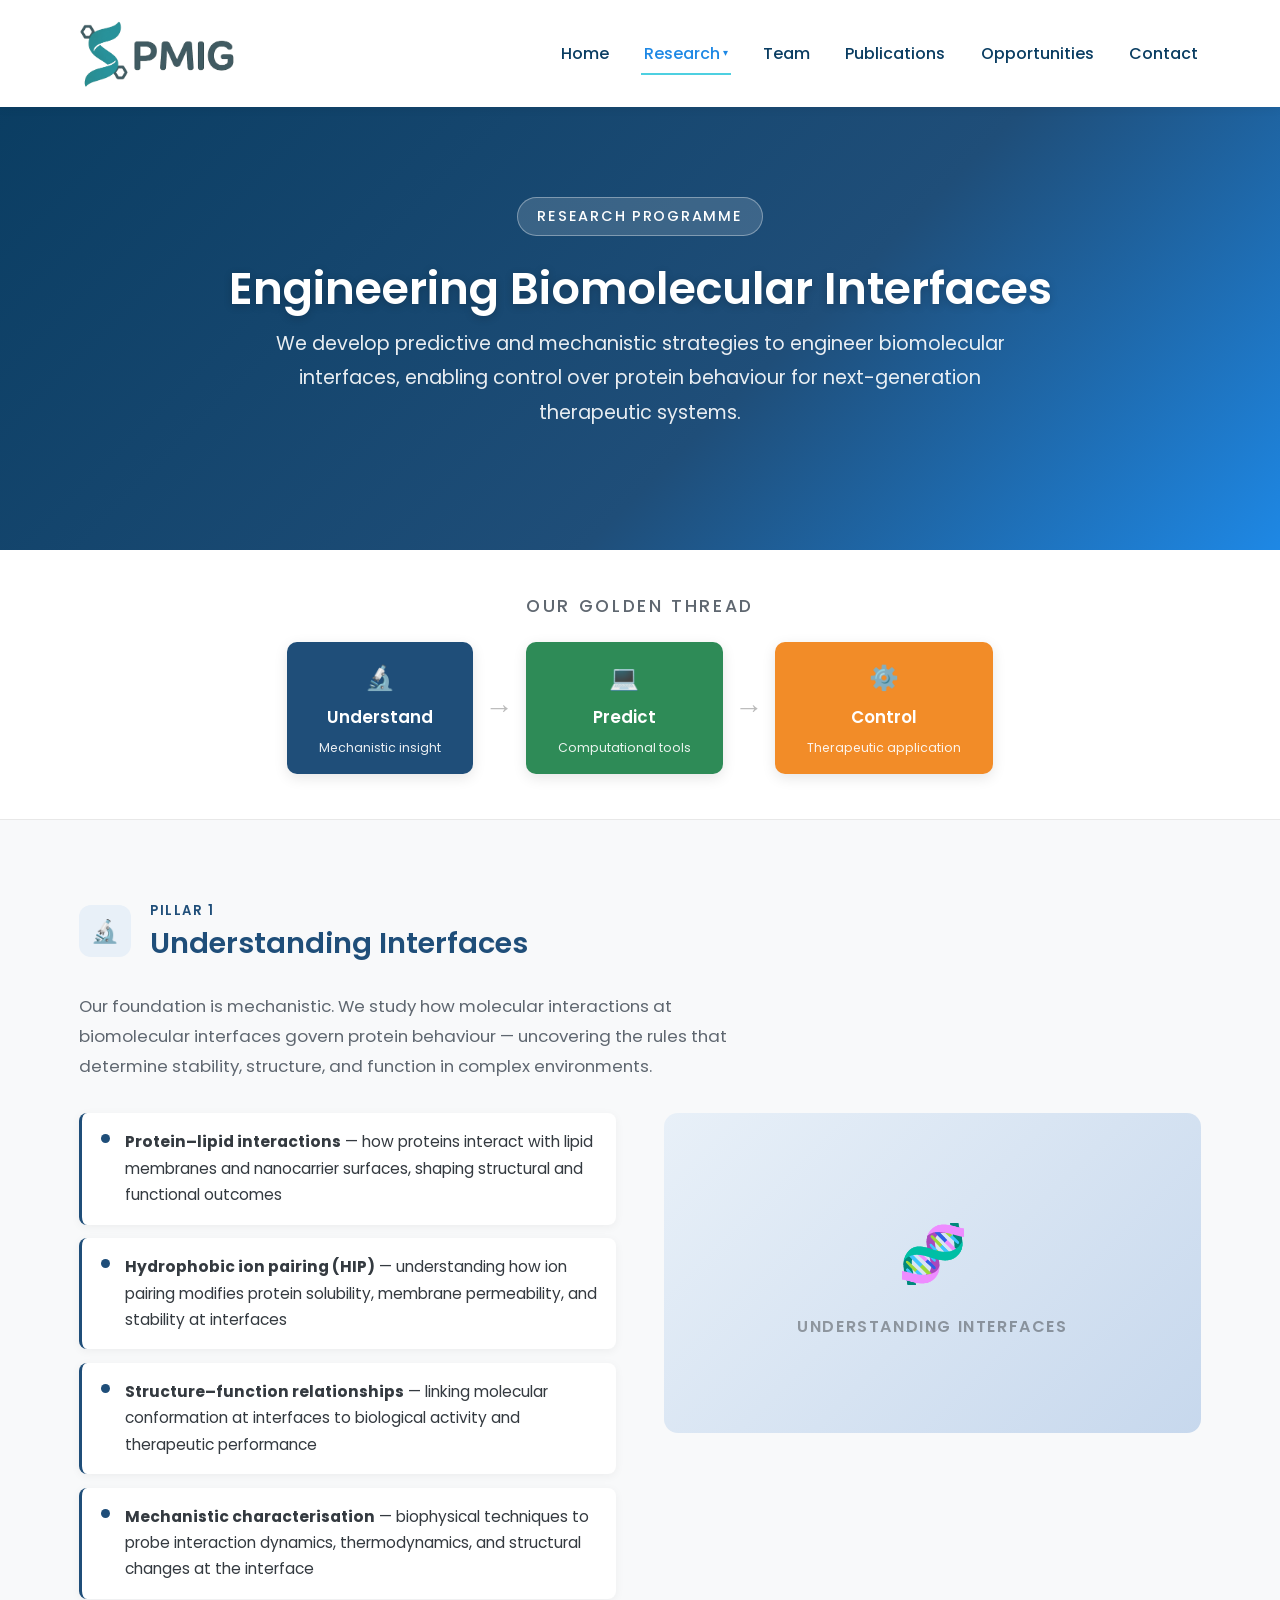
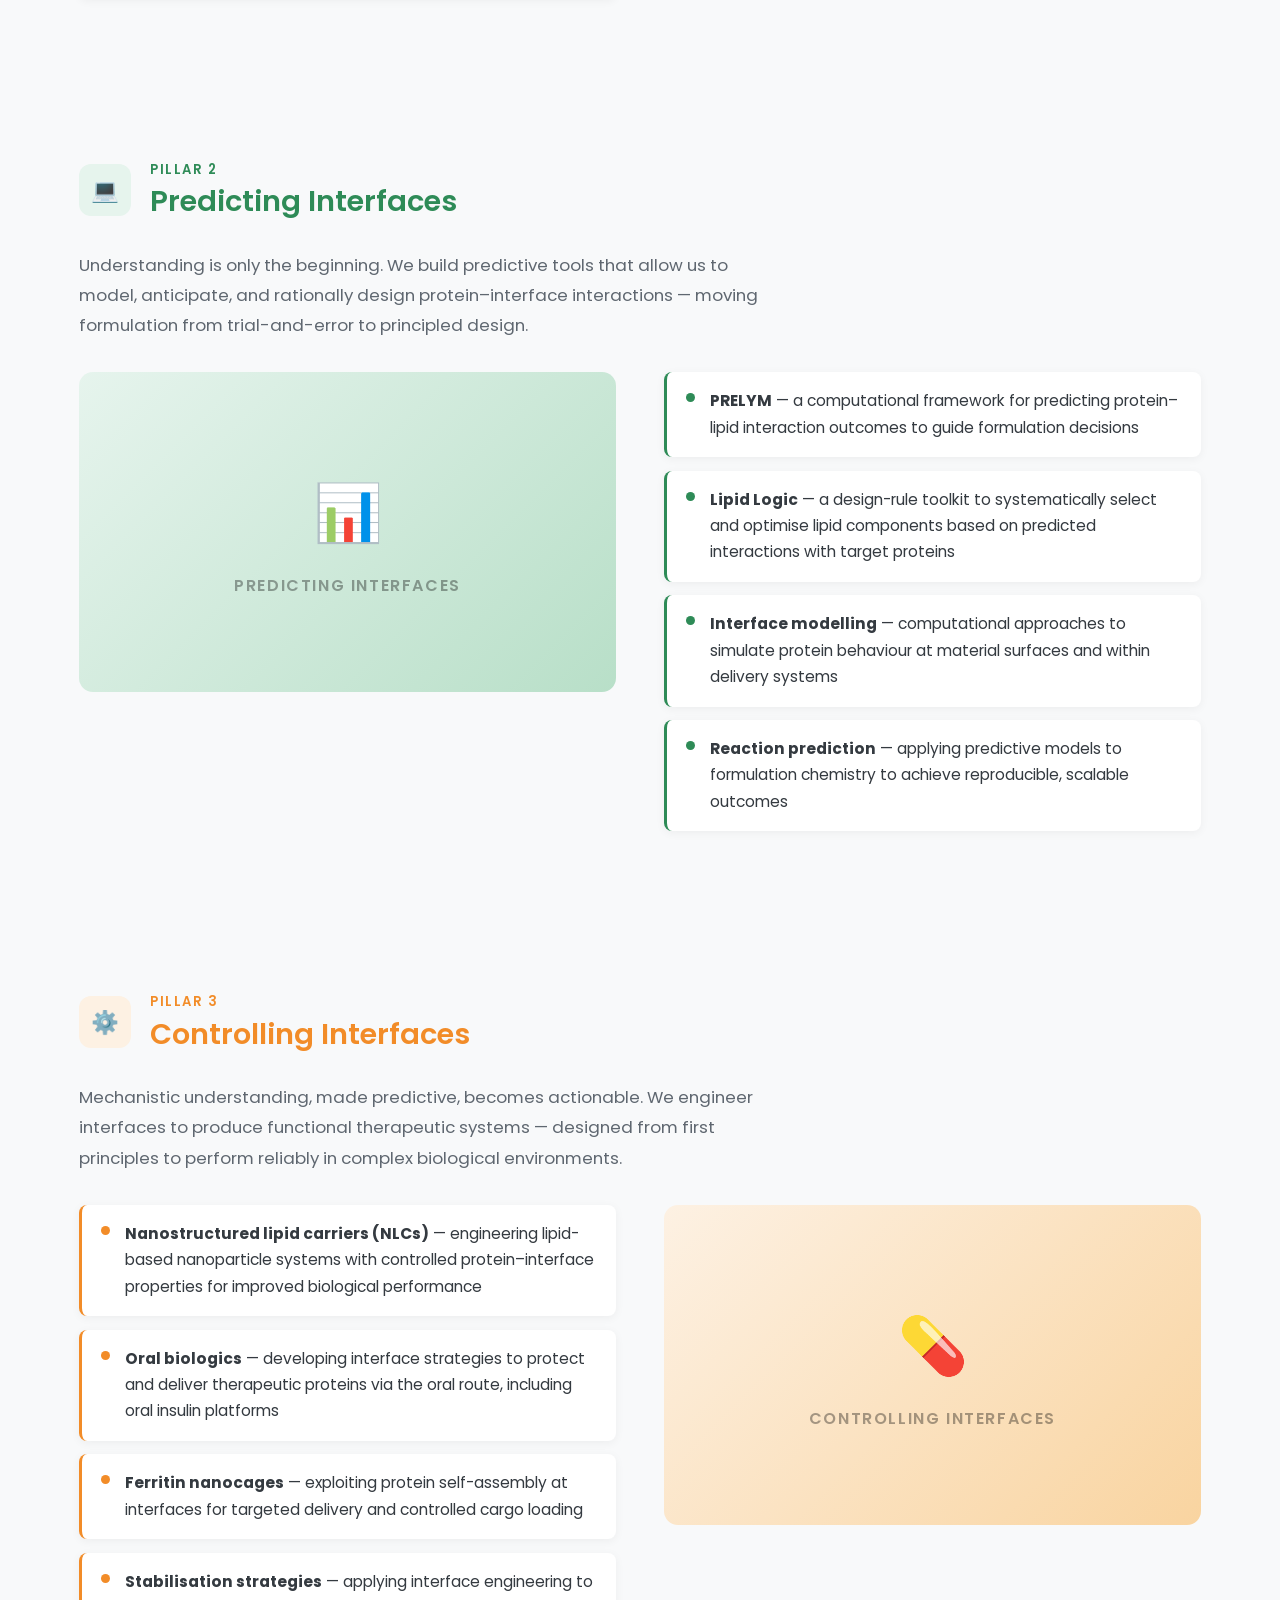
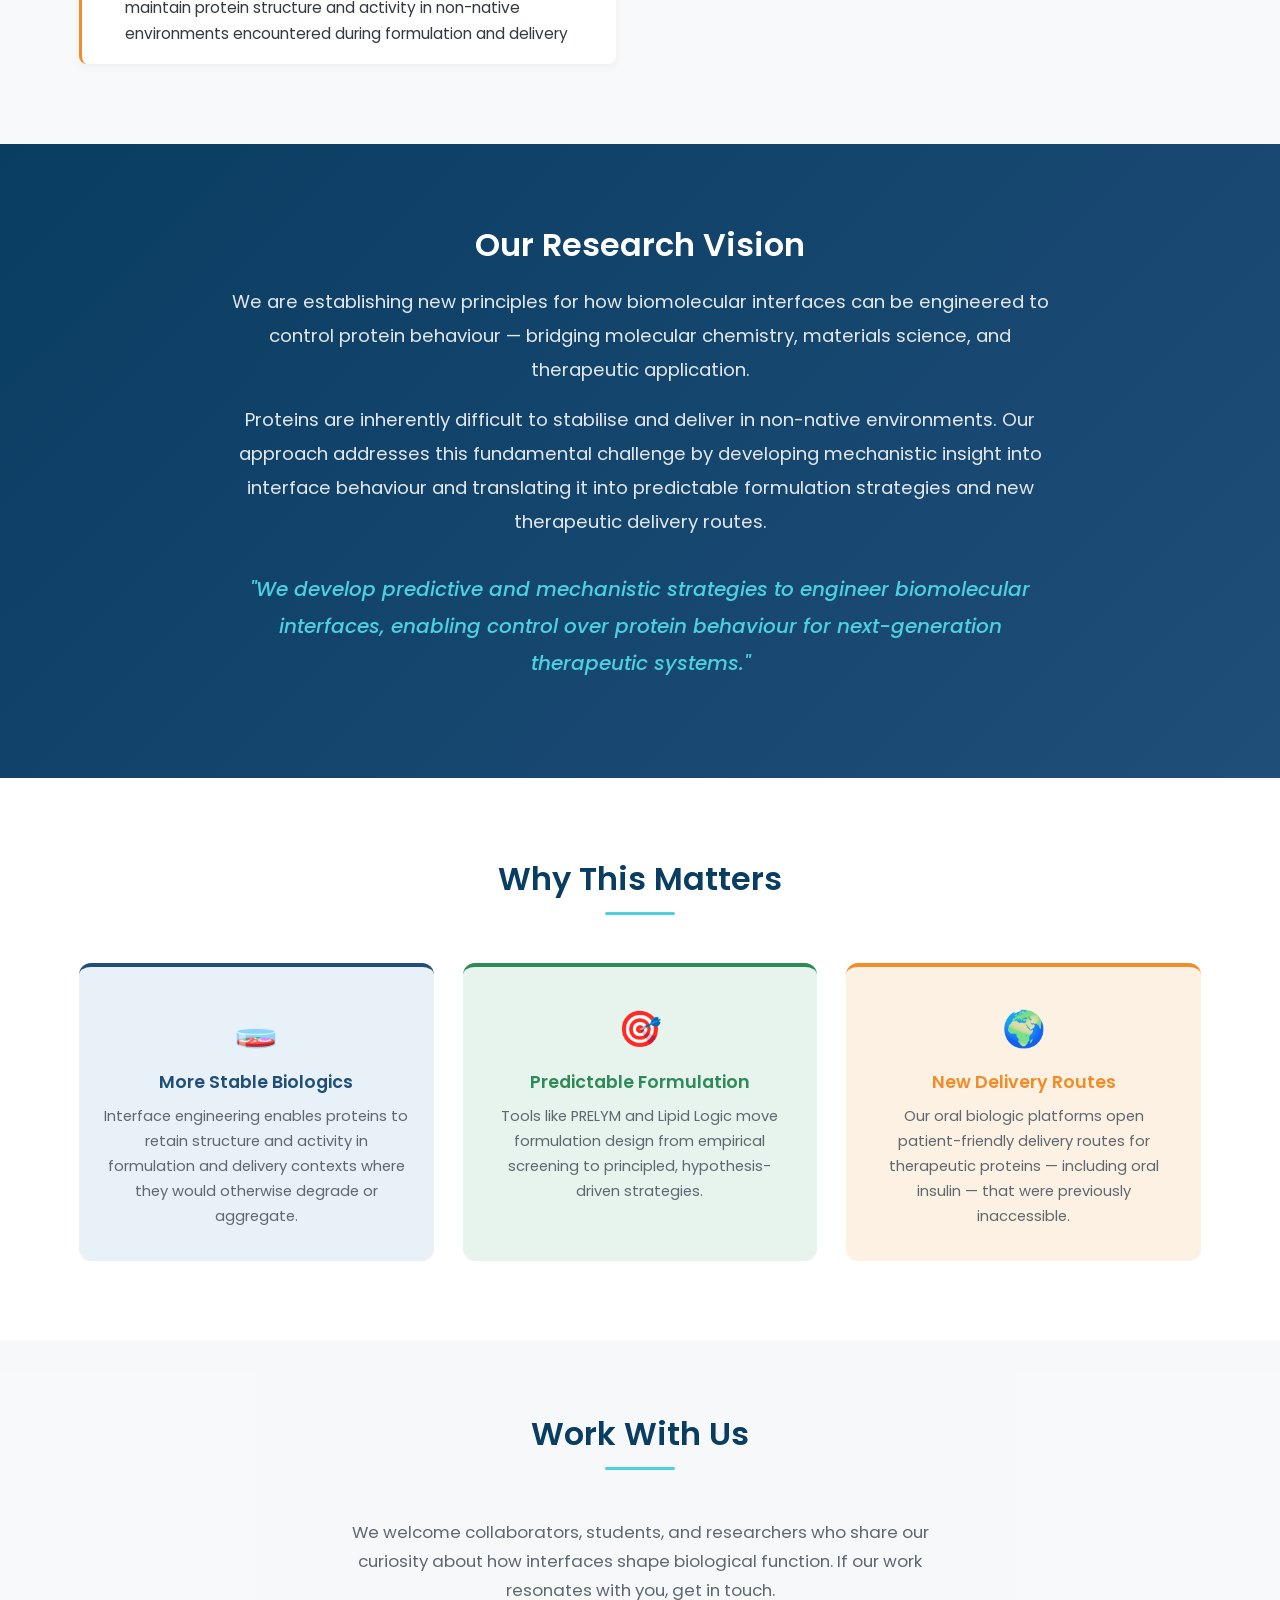
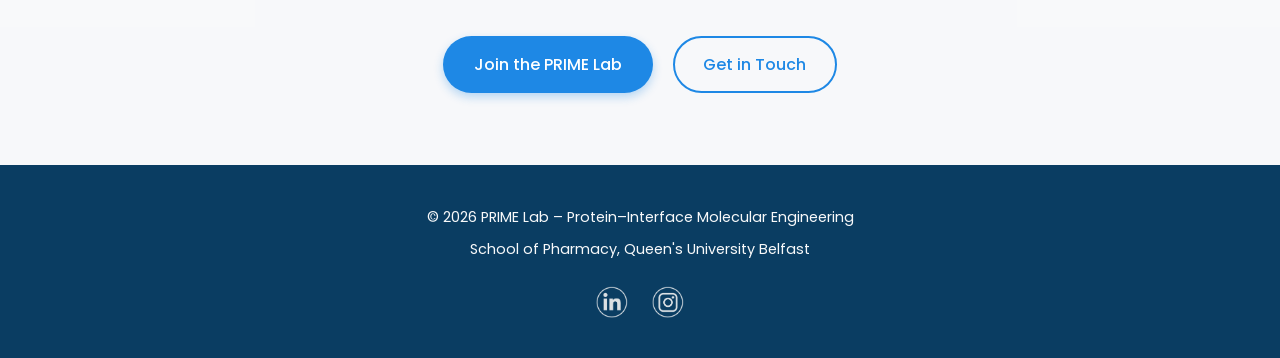
<file: research/index.html>
<!DOCTYPE html>
<html lang="en">
<head>
    <meta charset="UTF-8">
    <meta name="viewport" content="width=device-width, initial-scale=1.0">
    <title>Research – PRIME Lab</title>
    <link href="https://fonts.googleapis.com/css2?family=Poppins:wght@300;400;500;600;700&display=swap" rel="stylesheet">
    <link rel="shortcut icon" type="image/ico" href="../images/favicon.ico"/>
    <link rel="stylesheet" href="../style.css">
    <style>
        .research-hero {
            background: linear-gradient(135deg, #0a3d62 0%, #1f4e79 60%, #1e88e5 100%);
            color: #fff;
            padding: 7rem 0 5rem;
            text-align: center;
        }
        .research-hero h1 { color:#fff; font-size:2.8rem; margin-bottom:0.5rem; text-shadow:0 2px 8px rgba(0,0,0,0.2); }
        .hero-tag {
            display:inline-block; background:rgba(255,255,255,0.15); border:1px solid rgba(255,255,255,0.35);
            color:#fff; font-size:0.9rem; font-weight:500; letter-spacing:0.12em; text-transform:uppercase;
            border-radius:50px; padding:0.4rem 1.2rem; margin-bottom:1.5rem;
        }
        .research-hero p { color:rgba(255,255,255,0.9); font-size:1.2rem; max-width:780px; margin:0 auto 2.5rem; line-height:1.8; }

        .thread-banner { background:#fff; padding:2.8rem 0; text-align:center; border-bottom:1px solid #e8e8e8; }
        .thread-banner h2 { font-size:1.1rem; text-transform:uppercase; letter-spacing:0.15em; color:#5f6770; font-weight:500; margin-bottom:1.5rem; }
        .thread-flow { display:flex; justify-content:center; align-items:center; gap:0.75rem; flex-wrap:wrap; }
        .thread-step {
            display:flex; flex-direction:column; align-items:center; gap:0.3rem;
            padding:1rem 2rem; border-radius:10px; color:#fff; font-weight:600; font-size:1.05rem;
            min-width:155px; box-shadow:0 4px 14px rgba(0,0,0,0.1);
        }
        .thread-step .step-icon { font-size:1.5rem; }
        .thread-step .step-sub { font-size:0.78rem; font-weight:400; opacity:0.9; }
        .step-blue   { background-color:#1f4e79; }
        .step-green  { background-color:#2e8b57; }
        .step-orange { background-color:#f28c28; }
        .thread-arrow { font-size:1.8rem; color:#bbb; }

        .pillar-section { padding:5rem 0; }
        .pillar-alt { background-color:rgba(248,249,250,0.95); }

        .pillar-header { display:flex; align-items:center; gap:1.2rem; margin-bottom:1.8rem; }
        .pillar-badge {
            display:inline-flex; align-items:center; justify-content:center;
            width:52px; height:52px; border-radius:12px; font-size:1.4rem; flex-shrink:0;
        }
        .badge-blue   { background-color:#e8f0f8; }
        .badge-green  { background-color:#e6f4ed; }
        .badge-orange { background-color:#fdf1e3; }
        .pillar-label { font-size:0.82rem; font-weight:600; text-transform:uppercase; letter-spacing:0.12em; color:#888; display:block; margin-bottom:0.15rem; }
        .pillar-header h2 { font-size:1.8rem; margin:0; }
        .color-blue   { color:#1f4e79 !important; }
        .color-green  { color:#2e8b57 !important; }
        .color-orange { color:#f28c28 !important; }

        .pillar-description { font-size:1.05rem; line-height:1.8; color:#5f6770; max-width:680px; margin-bottom:2rem; }

        .pillar-layout { display:grid; grid-template-columns:1fr 1fr; gap:3rem; align-items:start; }

        .research-topics { list-style:none; padding:0; margin:0; display:flex; flex-direction:column; gap:0.85rem; }
        .research-topics li {
            display:flex; align-items:flex-start; gap:0.9rem; padding:1rem 1.2rem;
            background:#fff; border-radius:8px; box-shadow:0 2px 10px rgba(0,0,0,0.05);
            font-size:0.97rem; color:#343a40; border-left:3px solid transparent;
        }
        .research-topics li .dot { width:9px; height:9px; border-radius:50%; margin-top:5px; flex-shrink:0; }
        .dot-blue   { background-color:#1f4e79; }
        .dot-green  { background-color:#2e8b57; }
        .dot-orange { background-color:#f28c28; }
        .topics-blue li   { border-left-color:#1f4e79; }
        .topics-green li  { border-left-color:#2e8b57; }
        .topics-orange li { border-left-color:#f28c28; }

        .pillar-image-block { border-radius:14px; overflow:hidden; box-shadow:0 8px 30px rgba(0,0,0,0.1); }
        .pillar-image-placeholder {
            width:100%; height:320px; display:flex; flex-direction:column; align-items:center;
            justify-content:center; gap:0.75rem; font-size:3.5rem; border-radius:14px;
        }
        .placeholder-blue   { background:linear-gradient(135deg,#e8f0f8,#c7d8ed); }
        .placeholder-green  { background:linear-gradient(135deg,#e6f4ed,#b8dfc8); }
        .placeholder-orange { background:linear-gradient(135deg,#fdf1e3,#f9d4a0); }
        .pillar-image-placeholder span { font-size:1rem; font-weight:600; color:rgba(0,0,0,0.35); text-transform:uppercase; letter-spacing:0.1em; }

        .vision-section { background:linear-gradient(135deg,#0a3d62 0%,#1f4e79 100%); color:#fff; padding:5rem 0; text-align:center; }
        .vision-section h2 { color:#fff; font-size:2rem; margin-bottom:1.2rem; }
        .vision-section p { color:rgba(255,255,255,0.88); font-size:1.15rem; max-width:820px; margin:0 auto 1rem; line-height:1.85; }
        .vision-tagline { font-size:1.25rem !important; font-style:italic; color:#4dd0e1 !important; font-weight:500; margin-top:2rem !important; }

        .impact-section { padding:5rem 0; background:#fff; }
        .impact-grid { display:grid; grid-template-columns:repeat(3,1fr); gap:1.8rem; margin-top:2.5rem; }
        .impact-card { border-radius:12px; padding:2rem 1.5rem; text-align:center; }
        .ic-blue   { background:#e8f0f8; border-top:4px solid #1f4e79; }
        .ic-green  { background:#e6f4ed; border-top:4px solid #2e8b57; }
        .ic-orange { background:#fdf1e3; border-top:4px solid #f28c28; }
        .impact-card .ic-icon { font-size:2.2rem; margin-bottom:0.75rem; }
        .impact-card h4 { font-size:1.1rem; margin-bottom:0.6rem; }
        .ic-blue h4   { color:#1f4e79; }
        .ic-green h4  { color:#2e8b57; }
        .ic-orange h4 { color:#f28c28; }
        .impact-card p { font-size:0.92rem; color:#5f6770; margin:0; }

        @media (max-width:900px) {
            .pillar-layout { grid-template-columns:1fr; }
            .pillar-image-placeholder { height:220px; }
            .impact-grid { grid-template-columns:1fr; }
        }
        @media (max-width:600px) {
            .research-hero h1 { font-size:2rem; }
            .thread-step { min-width:120px; padding:0.8rem 1.2rem; font-size:0.92rem; }
        }
    </style>
</head>
<body>

<header class="site-header">
    <div class="container">
        <a href="../index.html" class="logo">
            <img src="../images/PMIG Logo Colour.png" alt="PRIME Lab Logo">
        </a>
        <nav class="main-nav">
            <ul>
                <li><a href="../index.html">Home</a></li>
                <li class="nav-item-has-dropdown">
                    <a href="index.html" class="active">Research <span class="dropdown-arrow">▾</span></a>
                    <ul class="dropdown-menu">
                        <li><a href="collaborations.html">Collaborations</a></li>
                    </ul>
                </li>
                <li><a href="../team.html">Team</a></li>
                <li><a href="../publications.html">Publications</a></li>
                <li><a href="../opportunities.html">Opportunities</a></li>
                <li><a href="../contact.html">Contact</a></li>
            </ul>
        </nav>
        <button class="mobile-menu-toggle" aria-label="Toggle menu" aria-expanded="false">☰</button>
    </div>
</header>

<main>

    <!-- Hero -->
    <section class="research-hero">
        <div class="container">
            <div class="hero-tag">Research Programme</div>
            <h1>Engineering Biomolecular Interfaces</h1>
            <p>We develop predictive and mechanistic strategies to engineer biomolecular interfaces, enabling control over protein behaviour for next-generation therapeutic systems.</p>
        </div>
    </section>

    <!-- Golden Thread -->
    <section class="thread-banner">
        <div class="container">
            <h2>Our Golden Thread</h2>
            <div class="thread-flow">
                <div class="thread-step step-blue">
                    <span class="step-icon">🔬</span>
                    <span>Understand</span>
                    <span class="step-sub">Mechanistic insight</span>
                </div>
                <div class="thread-arrow">→</div>
                <div class="thread-step step-green">
                    <span class="step-icon">💻</span>
                    <span>Predict</span>
                    <span class="step-sub">Computational tools</span>
                </div>
                <div class="thread-arrow">→</div>
                <div class="thread-step step-orange">
                    <span class="step-icon">⚙️</span>
                    <span>Control</span>
                    <span class="step-sub">Therapeutic application</span>
                </div>
            </div>
        </div>
    </section>

    <!-- Pillar 1: Understanding -->
    <section class="pillar-section">
        <div class="container">
            <div class="pillar-header">
                <div class="pillar-badge badge-blue">🔬</div>
                <div>
                    <span class="pillar-label color-blue">Pillar 1</span>
                    <h2 class="color-blue">Understanding Interfaces</h2>
                </div>
            </div>
            <p class="pillar-description">
                Our foundation is mechanistic. We study how molecular interactions at biomolecular interfaces govern protein behaviour — uncovering the rules that determine stability, structure, and function in complex environments.
            </p>
            <div class="pillar-layout">
                <ul class="research-topics topics-blue">
                    <li>
                        <div class="dot dot-blue"></div>
                        <span><strong>Protein–lipid interactions</strong> — how proteins interact with lipid membranes and nanocarrier surfaces, shaping structural and functional outcomes</span>
                    </li>
                    <li>
                        <div class="dot dot-blue"></div>
                        <span><strong>Hydrophobic ion pairing (HIP)</strong> — understanding how ion pairing modifies protein solubility, membrane permeability, and stability at interfaces</span>
                    </li>
                    <li>
                        <div class="dot dot-blue"></div>
                        <span><strong>Structure–function relationships</strong> — linking molecular conformation at interfaces to biological activity and therapeutic performance</span>
                    </li>
                    <li>
                        <div class="dot dot-blue"></div>
                        <span><strong>Mechanistic characterisation</strong> — biophysical techniques to probe interaction dynamics, thermodynamics, and structural changes at the interface</span>
                    </li>
                </ul>
                <div class="pillar-image-placeholder placeholder-blue">
                    🧬
                    <span>Understanding Interfaces</span>
                </div>
            </div>
        </div>
    </section>

    <!-- Pillar 2: Predicting -->
    <section class="pillar-section pillar-alt">
        <div class="container">
            <div class="pillar-header">
                <div class="pillar-badge badge-green">💻</div>
                <div>
                    <span class="pillar-label color-green">Pillar 2</span>
                    <h2 class="color-green">Predicting Interfaces</h2>
                </div>
            </div>
            <p class="pillar-description">
                Understanding is only the beginning. We build predictive tools that allow us to model, anticipate, and rationally design protein–interface interactions — moving formulation from trial-and-error to principled design.
            </p>
            <div class="pillar-layout">
                <div class="pillar-image-placeholder placeholder-green">
                    📊
                    <span>Predicting Interfaces</span>
                </div>
                <ul class="research-topics topics-green">
                    <li>
                        <div class="dot dot-green"></div>
                        <span><strong>PRELYM</strong> — a computational framework for predicting protein–lipid interaction outcomes to guide formulation decisions</span>
                    </li>
                    <li>
                        <div class="dot dot-green"></div>
                        <span><strong>Lipid Logic</strong> — a design-rule toolkit to systematically select and optimise lipid components based on predicted interactions with target proteins</span>
                    </li>
                    <li>
                        <div class="dot dot-green"></div>
                        <span><strong>Interface modelling</strong> — computational approaches to simulate protein behaviour at material surfaces and within delivery systems</span>
                    </li>
                    <li>
                        <div class="dot dot-green"></div>
                        <span><strong>Reaction prediction</strong> — applying predictive models to formulation chemistry to achieve reproducible, scalable outcomes</span>
                    </li>
                </ul>
            </div>
        </div>
    </section>

    <!-- Pillar 3: Controlling -->
    <section class="pillar-section">
        <div class="container">
            <div class="pillar-header">
                <div class="pillar-badge badge-orange">⚙️</div>
                <div>
                    <span class="pillar-label color-orange">Pillar 3</span>
                    <h2 class="color-orange">Controlling Interfaces</h2>
                </div>
            </div>
            <p class="pillar-description">
                Mechanistic understanding, made predictive, becomes actionable. We engineer interfaces to produce functional therapeutic systems — designed from first principles to perform reliably in complex biological environments.
            </p>
            <div class="pillar-layout">
                <ul class="research-topics topics-orange">
                    <li>
                        <div class="dot dot-orange"></div>
                        <span><strong>Nanostructured lipid carriers (NLCs)</strong> — engineering lipid-based nanoparticle systems with controlled protein–interface properties for improved biological performance</span>
                    </li>
                    <li>
                        <div class="dot dot-orange"></div>
                        <span><strong>Oral biologics</strong> — developing interface strategies to protect and deliver therapeutic proteins via the oral route, including oral insulin platforms</span>
                    </li>
                    <li>
                        <div class="dot dot-orange"></div>
                        <span><strong>Ferritin nanocages</strong> — exploiting protein self-assembly at interfaces for targeted delivery and controlled cargo loading</span>
                    </li>
                    <li>
                        <div class="dot dot-orange"></div>
                        <span><strong>Stabilisation strategies</strong> — applying interface engineering to maintain protein structure and activity in non-native environments encountered during formulation and delivery</span>
                    </li>
                </ul>
                <div class="pillar-image-placeholder placeholder-orange">
                    💊
                    <span>Controlling Interfaces</span>
                </div>
            </div>
        </div>
    </section>

    <!-- Vision -->
    <section class="vision-section">
        <div class="container">
            <h2>Our Research Vision</h2>
            <p>
                We are establishing new principles for how biomolecular interfaces can be engineered to control protein behaviour — bridging molecular chemistry, materials science, and therapeutic application.
            </p>
            <p>
                Proteins are inherently difficult to stabilise and deliver in non-native environments. Our approach addresses this fundamental challenge by developing mechanistic insight into interface behaviour and translating it into predictable formulation strategies and new therapeutic delivery routes.
            </p>
            <p class="vision-tagline">
                "We develop predictive and mechanistic strategies to engineer biomolecular interfaces, enabling control over protein behaviour for next-generation therapeutic systems."
            </p>
        </div>
    </section>

    <!-- Why It Matters -->
    <section class="impact-section">
        <div class="container">
            <h2 class="section-title">Why This Matters</h2>
            <div class="impact-grid">
                <div class="impact-card ic-blue">
                    <div class="ic-icon">🧫</div>
                    <h4>More Stable Biologics</h4>
                    <p>Interface engineering enables proteins to retain structure and activity in formulation and delivery contexts where they would otherwise degrade or aggregate.</p>
                </div>
                <div class="impact-card ic-green">
                    <div class="ic-icon">🎯</div>
                    <h4>Predictable Formulation</h4>
                    <p>Tools like PRELYM and Lipid Logic move formulation design from empirical screening to principled, hypothesis-driven strategies.</p>
                </div>
                <div class="impact-card ic-orange">
                    <div class="ic-icon">🌍</div>
                    <h4>New Delivery Routes</h4>
                    <p>Our oral biologic platforms open patient-friendly delivery routes for therapeutic proteins — including oral insulin — that were previously inaccessible.</p>
                </div>
            </div>
        </div>
    </section>

    <!-- CTA -->
    <section class="section section-bg-alt" style="text-align:center;">
        <div class="container">
            <h2 class="section-title">Work With Us</h2>
            <p style="max-width:650px;margin:0 auto 2rem auto;color:#5f6770;font-size:1.05rem;">
                We welcome collaborators, students, and researchers who share our curiosity about how interfaces shape biological function. If our work resonates with you, get in touch.
            </p>
            <a href="../opportunities.html" class="btn" style="margin-right:1rem;">Join the PRIME Lab</a>
            <a href="../contact.html" class="btn btn-outline">Get in Touch</a>
        </div>
    </section>

</main>

<footer class="site-footer">
    <div class="container">
        <p>© <span id="currentYear"></span> PRIME Lab – Protein–Interface Molecular Engineering</p>
        <p>School of Pharmacy, Queen's University Belfast</p>
        <div class="social-links">
            <a href="https://www.linkedin.com/in/sheilizacarmali/" target="_blank" rel="noopener noreferrer" aria-label="LinkedIn Profile">
                <img src="../images/linkedin.png" alt="LinkedIn">
            </a>
            <a href="https://www.instagram.com/" target="_blank" rel="noopener noreferrer" aria-label="Instagram Profile">
                <img src="../images/instagram.png" alt="Instagram">
            </a>
        </div>
    </div>
</footer>

<script src="../script.js"></script>
<script>document.getElementById('currentYear').textContent = new Date().getFullYear();</script>
</body>
</html>
</file>
<file: style.css>
/* --- Global Styles --- */
:root {
    --primary-color: #0a3d62; /* Deep, sophisticated blue */
    --secondary-color: #1e88e5; /* Brighter blue for accents and links */
    --accent-color: #4dd0e1; /* Light, vibrant teal for highlights */
    --light-bg: #f8f9fa;
    --dark-text: #343a40;
    --medium-text: #5f6770;
    --light-text: #ffffff;
    --border-color: #e0e0e0;
    --card-shadow: 0 6px 20px rgba(0, 0, 0, 0.08);
    --card-hover-shadow: 0 10px 30px rgba(0, 0, 0, 0.12);
    --font-main: 'Poppins', 'Segoe UI', Tahoma, Geneva, Verdana, sans-serif;
    /* PRIME Lab colour palette */
    --prime-blue: #1f4e79;
    --prime-green: #2e8b57;
    --prime-orange: #f28c28;
}

* {
    margin: 0;
    padding: 0;
    box-sizing: border-box;
}

html {
    scroll-behavior: smooth;
    font-size: 16px; /* Base font size */
}

body {
    font-family: var(--font-main);
    line-height: 1.7;
    color: var(--dark-text);
    background-color: var(--light-bg); /* Default background for most pages */
    display: flex;
    flex-direction: column;
    min-height: 100vh;
}

.container {
    width: 90%;
    max-width: 1200px;
    margin: 0 auto;
    padding: 0 15px;
}

h1, h2, h3, h4 {
    color: var(--primary-color);
    margin-bottom: 1rem;
    line-height: 1.3;
    font-weight: 600;
}

h1 { font-size: 2.8rem; }
h2 { font-size: 2.2rem; }
h3 { font-size: 1.6rem; }
h4 { font-size: 1.2rem; }

p {
    margin-bottom: 1rem;
    color: var(--medium-text);
}

a {
    color: var(--secondary-color);
    text-decoration: none;
    transition: color 0.3s ease;
}

a:hover {
    color: var(--accent-color);
}

ul {
    list-style: none;
}

img {
    max-width: 100%;
    height: auto;
    display: block;
}

.btn {
    display: inline-block;
    padding: 0.8rem 1.8rem;
    background-color: var(--secondary-color);
    color: var(--light-text);
    border-radius: 50px;
    font-weight: 500;
    transition: background-color 0.3s ease, transform 0.2s ease, box-shadow 0.2s ease;
    box-shadow: 0 4px 10px rgba(30, 136, 229, 0.3);
    border: 2px solid transparent;
}

.btn:hover {
    background-color: var(--accent-color);
    color: var(--primary-color);
    transform: translateY(-2px);
    box-shadow: 0 6px 15px rgba(77, 208, 225, 0.4);
}

.btn-outline {
    background-color: transparent;
    color: var(--secondary-color);
    border: 2px solid var(--secondary-color);
    box-shadow: none;
}
.btn-outline:hover {
    background-color: var(--secondary-color);
    color: var(--light-text);
    border-color: var(--secondary-color);
}

/* --- Page Specific Body Backgrounds --- */
body.homepage-body {
    background-image: url('page-background.jpg');
    background-size: cover;
    background-position: center center;
    background-attachment: fixed;
    background-repeat: no-repeat;
}
body.homepage-body::before {
    content: '';
    position: fixed;
    top: 0; left: 0; right: 0; bottom: 0;
    background-color: rgba(255, 255, 255, 0.85);
    z-index: -1;
}

body.team-page-body {
    background-image: url('team-page-background.jpg');
    background-size: cover;
    background-position: center center;
    background-attachment: fixed;
    background-repeat: no-repeat;
}
body.team-page-body::before {
    content: '';
    position: fixed;
    top: 0; left: 0; right: 0; bottom: 0;
    background-color: rgba(255, 255, 255, 0.5); /* Slightly different opacity for variety */
    z-index: -1;
}

body.collaborations-page-body {
    /* background-image: url('collaborations-bg.jpg'); */ /* Example, enable if needed */
    /* background-size: cover; */
    /* background-position: center; */
    /* background-attachment: fixed; */
}
/* body.collaborations-page-body::before {
    content: '';
    position: fixed;
    top: 0; left: 0; right: 0; bottom: 0;
    background-color: rgba(255, 255, 255, 0.92); 
    z-index: -1;
} */


/* --- Header --- */
.site-header {
    background-color: var(--light-text);
    padding: 1rem 0;
    position: fixed;
    top: 0;
    left: 0;
    width: 100%;
    z-index: 1000;
    box-shadow: 0 2px 10px rgba(0, 0, 0, 0.05);
    transition: padding 0.3s ease, background-color 0.3s ease;
}

.site-header.scrolled {
    padding: 0.75rem 0;
    background-color: rgba(255, 255, 255, 0.95);
    backdrop-filter: blur(5px);
}

.site-header .container {
    display: flex;
    justify-content: space-between;
    align-items: center;
}

.logo {
    /* Remove text-specific styles if any were there before */
    /* font-size: 1.8rem; */ /* No longer needed for image */
    /* font-weight: 700; */   /* No longer needed for image */
    /* color: var(--primary-color); */ /* No longer needed for image */
    
    display: inline-block; /* Or block, or flex depending on desired behavior */
    text-decoration: none; /* Ensure no underline on the link */
    flex-shrink: 0; /* Prevent logo from shrinking if in a flex container */
}

.logo img {
    height: 75px; /* SET YOUR DESIRED LOGO HEIGHT HERE */
    width: auto;   /* Let width adjust automatically to maintain aspect ratio */
    display: block; /* Removes any extra space below the image if it's inline */
    vertical-align: middle; /* Good practice if there was text next to it, less critical here */
}

/* --- Main Navigation & Dropdown --- */
.main-nav ul {
    display: flex;
    gap: 1.8rem; /* Adjusted gap for potentially more items */
    align-items: center;
    list-style: none;
    padding: 0;
    margin: 0;
}

.main-nav li {
    position: relative; /* For dropdown positioning */
}

.main-nav a {
    font-weight: 500;
    color: var(--primary-color);
    padding: 0.5rem 0.2rem; /* Slight horizontal padding for main links */
    position: relative;
    text-decoration: none;
}

.nav-item-has-dropdown > a { /* Target only the parent link of a dropdown */
    display: flex;
    align-items: center;
}

.dropdown-arrow {
    font-size: 0.65em; /* Smaller arrow */
    margin-left: 0.3em;
    transition: transform 0.3s ease;
    line-height: 1; /* Ensure it doesn't affect line height */
}

.main-nav a::after {
    content: '';
    position: absolute;
    bottom: 0;
    left: 0;
    width: 0;
    height: 2px;
    background-color: var(--accent-color);
    transition: width 0.3s ease;
}

.main-nav a:hover::after,
.main-nav a.active::after {
    width: 100%;
}
.main-nav a.active {
    color: var(--secondary-color);
}

.dropdown-menu {
    display: none; /* Hidden by default */
    position: absolute;
    top: 100%; /* Position below the parent li */
    left: 0;
    background-color: var(--light-text);
    min-width: 220px; /* Adjust width as needed */
    box-shadow: 0 5px 15px rgba(0, 0, 0, 0.08);
    border-radius: 0 0 6px 6px;
    z-index: 1001;
    padding: 0.5rem 0;
    list-style: none;
    opacity: 0;
    transform: translateY(8px); /* Start slightly below for effect */
    visibility: hidden;
    transition: opacity 0.25s ease-out, transform 0.25s ease-out, visibility 0s 0.25s;
}

.nav-item-has-dropdown:hover .dropdown-menu,
.nav-item-has-dropdown:focus-within .dropdown-menu {
    display: block; /* Or keep using visibility if you prefer */
    opacity: 1;
    transform: translateY(0);
    visibility: visible;
    transition-delay: 0s;
}

.nav-item-has-dropdown:hover .dropdown-arrow {
    transform: rotate(180deg);
}

.dropdown-menu li {
    width: 100%;
}

.dropdown-menu a {
    display: block;
    padding: 0.7rem 1.2rem;
    color: var(--primary-color);
    font-weight: 500;
    white-space: nowrap;
    transition: background-color 0.2s ease, color 0.2s ease;
}
.dropdown-menu a:hover {
    background-color: var(--light-bg);
    color: var(--secondary-color);
}
.dropdown-menu a::after { /* Remove main nav underline effect from dropdown links */
    display: none;
}

.mobile-menu-toggle {
    display: none;
    font-size: 1.8rem;
    color: var(--primary-color);
    background: none;
    border: none;
    cursor: pointer;
}

/* --- Main Content Area --- */
main {
    flex-grow: 1;
    padding-top: 85px; /* Slightly increased to ensure clearance from fixed header */
}

.page-title {
    font-size: 2.5rem;
    color: var(--primary-color);
    text-align: center;
    margin-bottom: 1rem;
    padding-top: 2rem;
}
.page-subtitle {
    text-align: center;
    color: var(--medium-text);
    font-size: 1.1rem;
    max-width: 700px;
    margin: 0 auto 3rem auto; /* Reduced bottom margin */
}

.section {
    padding: 4.5rem 0;
}
.section-bg {
    background-color: #ffffff;
}
.section-bg-alt {
    background-color: rgba(248, 249, 250, 0.92);
}

.section-title {
    text-align: center;
    margin-bottom: 3rem;
    position: relative;
    padding-bottom: 1rem;
    font-size: 2rem;
}
.section-title::after {
    content: '';
    position: absolute;
    bottom: 0;
    left: 50%;
    transform: translateX(-50%);
    width: 70px;
    height: 3px;
    background-color: var(--accent-color);
    border-radius: 2px;
}

/* --- Footer --- */
.site-footer {
    background-color: var(--primary-color);
    color: var(--light-bg);
    padding: 2.5rem 0;
    text-align: center;
}
.site-footer p {
    color: var(--light-bg);
    margin-bottom: 0.5rem;
    font-size: 0.9rem;
}
.site-footer a {
    color: var(--accent-color);
    text-decoration: none;
}
.site-footer a:hover {
    color: var(--light-text);
    text-decoration: underline;
}
.social-links {
    margin-top: 1.5rem;
    display: flex;
    justify-content: center;
    align-items: center;
    gap: 1.5rem;
}
.social-links a {
    display: inline-block;
    transition: transform 0.3s ease, opacity 0.3s ease;
    opacity: 0.9;
}
.social-links a:hover {
    transform: scale(1.1);
    opacity: 1;
    text-decoration: none;
}
.social-links img {
    width: 32px;
    height: 32px;
    vertical-align: middle;
}

/* --- Homepage Specific --- */
.hero-landing {
    height: 75vh;
    min-height: 500px;
    background-image: url('images/banner.png');
    background-size: cover;
    background-position: center center;
    display: flex;
    align-items: center;
    justify-content: center;
    text-align: center;
    position: relative;
    color: var(--light-text);
    margin-top: -85px; /* Match main's padding-top */
    padding-top: 85px; /* Match main's padding-top */
}
.hero-landing::after {
    content: '';
    position: absolute;
    top: 0; left: 0; right: 0; bottom: 0;
    background: linear-gradient(rgba(10, 61, 98, 0.65), rgba(10, 61, 98, 0.35));
    z-index: 1;
}
.hero-landing-content {
    position: relative;
    z-index: 2;
    padding: 2rem;
}
.hero-landing h1 {
    font-size: 3.2rem;
    color: var(--light-text);
    text-shadow: 2px 2px 8px rgba(0, 0, 0, 0.5);
    margin-bottom: 1rem;
}
.hero-landing p {
    font-size: 1.4rem;
    color: rgba(255, 255, 255, 0.95);
    text-shadow: 1px 1px 4px rgba(0, 0, 0, 0.4);
    margin-bottom: 2.5rem;
    max-width: 750px;
    margin-left: auto;
    margin-right: auto;
}
.hero-cta {
    padding: 1rem 2.5rem;
    font-size: 1.15rem;
    background-color: var(--accent-color);
    color: var(--primary-color);
    font-weight: 600;
}
.hero-cta:hover {
    background-color: var(--light-text);
    box-shadow: 0 8px 20px rgba(255, 255, 255, 0.3);
}

/* Hero subtitle */
.hero-subtitle {
    font-size: 1.15rem !important;
    font-weight: 500 !important;
    letter-spacing: 0.08em;
    text-transform: uppercase;
    color: var(--accent-color) !important;
    margin-bottom: 1rem !important;
    opacity: 0.95;
}

/* Our Approach Section */
.our-approach-section {
    background-color: rgba(255, 255, 255, 0.85);
    padding: 4rem 0;
}
.our-approach-text {
    max-width: 780px;
    margin: 0 auto 2.5rem auto;
    font-size: 1.1rem;
    color: var(--medium-text);
    line-height: 1.8;
}
.approach-pillars {
    display: flex;
    justify-content: center;
    align-items: center;
    gap: 1rem;
    flex-wrap: wrap;
    margin-top: 1rem;
}
.approach-pillar {
    display: flex;
    flex-direction: column;
    align-items: center;
    gap: 0.5rem;
    padding: 1.2rem 2rem;
    border-radius: 10px;
    font-weight: 600;
    font-size: 1.05rem;
    color: #fff;
    min-width: 160px;
    box-shadow: 0 4px 12px rgba(0,0,0,0.1);
}
.approach-pillar .pillar-icon {
    font-size: 1.6rem;
}
.pillar-blue  { background-color: var(--prime-blue); }
.pillar-green { background-color: var(--prime-green); }
.pillar-orange { background-color: var(--prime-orange); }
.approach-arrow {
    font-size: 1.8rem;
    color: var(--medium-text);
    font-weight: 300;
    padding: 0 0.25rem;
}

.research-highlights {
    padding: 4rem 0;
    background-color: rgba(255, 255, 255, 0.7);
}
.research-highlights .section-title { margin-bottom: 3rem; }
.research-highlight-grid { gap: 2rem; }
.research-highlight-card {
    background-color: #fff;
    border-radius: 10px;
    text-align: center;
    padding: 0;
    box-shadow: var(--card-shadow);
    transition: transform 0.3s ease, box-shadow 0.3s ease;
    overflow: hidden;
    display: flex;
    flex-direction: column;
}
.research-highlight-card:hover {
    transform: translateY(-8px);
    box-shadow: var(--card-hover-shadow);
}
.research-highlight-card img {
    width: 100%;
    height: 220px;
    object-fit: cover;
}
.research-highlight-card h3 {
    color: var(--primary-color);
    font-size: 1.25rem;
    padding: 1.5rem 1rem;
    margin: 0;
    flex-grow: 1;
    display: flex;
    align-items: center;
    justify-content: center;
    min-height: 80px;
}
.research-highlights .btn-primary-outline {
    padding: 0.9rem 2.2rem;
    font-size: 1.05rem;
    border-color: var(--primary-color);
    color: var(--primary-color);
    font-weight: 500;
}
.research-highlights .btn-primary-outline:hover {
    background-color: var(--primary-color);
    color: var(--light-text);
}

/* Research card body & description */
.research-highlight-card .card-body {
    padding: 1.5rem 1.2rem;
    flex-grow: 1;
    display: flex;
    flex-direction: column;
    align-items: center;
    justify-content: center;
}
.research-highlight-card h3 {
    padding: 0;
    min-height: auto;
    margin-bottom: 0.6rem;
}
.research-highlight-card .card-desc {
    font-size: 0.92rem;
    color: var(--medium-text);
    text-align: center;
    margin: 0;
    line-height: 1.6;
}

/* Card colour accents – top border */
.card-accent-blue  { border-top: 4px solid var(--prime-blue); }
.card-accent-green { border-top: 4px solid var(--prime-green); }
.card-accent-orange { border-top: 4px solid var(--prime-orange); }

.card-accent-blue  h3 { color: var(--prime-blue); }
.card-accent-green h3 { color: var(--prime-green); }
.card-accent-orange h3 { color: var(--prime-orange); }

/* --- Funders Section --- */
.funders-section {
    padding-top: 1rem;
    padding-bottom: 3rem;
}
.funders-section .section-title { margin-bottom: 1rem; }
.funder-logos {
    display: flex;
    flex-wrap: wrap;
    justify-content: center;
    align-items: center;
    gap: 2.5rem;
    margin-top: 2rem;
}
.funder-logo-item img {
    max-height: 70px;
    max-width: 180px;
    width: auto;
    height: auto;
    opacity: 0.85;
    transition: opacity 0.3s ease, transform 0.3s ease;
}
.funder-logo-item a:hover img, .funder-logo-item img:hover {
    opacity: 1;
    transform: scale(1.05);
}

/* --- Cards (General) --- */
.card {
    background-color: #fff;
    border-radius: 10px;
    box-shadow: var(--card-shadow);
    padding: 2rem;
    transition: transform 0.3s ease, box-shadow 0.3s ease;
    height: 100%;
    display: flex; /* Added for consistent internal flex behavior */
    flex-direction: column; /* Added for consistent internal flex behavior */
}
.card:hover {
    transform: translateY(-5px);
    box-shadow: var(--card-hover-shadow);
}
.card h3 { color: var(--secondary-color); margin-top: 0; }

/* --- Grid Layout (General) --- */
.grid { display: grid; gap: 2rem; }
.grid-cols-1 { grid-template-columns: 1fr; }
.grid-cols-2 { grid-template-columns: repeat(2, 1fr); }
.grid-cols-3 { grid-template-columns: repeat(3, 1fr); }

/* --- Research Page Specific --- */
.research-area {
    margin-bottom: 1.5rem; /* Reduced margin */
    padding: 2rem;
    background-color: #fff;
    border-radius: 8px;
    box-shadow: var(--card-shadow);
}
.research-area h3 {
    color: var(--secondary-color);
    border-bottom: 2px solid var(--accent-color);
    padding-bottom: 0.5rem;
    margin-bottom: 1.5rem;
}
.research-area ul { list-style: disc; padding-left: 1.5rem; }
.research-area li { margin-bottom: 0.5rem; color: var(--medium-text); }

/* --- Team Page Specific --- */
.pi-section-wrapper {
    position: relative;
    margin-bottom: 0rem;
    margin-top: -10rem; /* Reduced margin */
}
.pi-banner {
    height: 250px;
    background-image: url('pi_profile_banner.jpg');
    background-size: cover;
    background-position: center;
    border-radius: 12px;
    margin-bottom: -100px;
}
.pi-card-container {
    display: flex;
    justify-content: center;
    position: relative;
    padding: 0 1rem;
}
.team-member-card.pi-profile {
    background-color: #fff;
    border-radius: 10px;
    box-shadow: 0 10px 30px rgba(0, 0, 0, 0.1);
    padding: 2rem;
    display: flex;
    flex-direction: column;
    align-items: center;
    text-align: center;
    max-width: 900px;
    width: 90%;
    border: 1px solid var(--border-color);
}
.pi-profile-image {
    width: 180px; height: 180px;
    border-radius: 50%;
    object-fit: cover;
    border: 5px solid var(--light-text);
    box-shadow: 0 4px 15px rgba(0,0,0,0.15);
    margin-bottom: 1.5rem;
    flex-shrink: 0;
}
.pi-profile-details { width: 100%; }
.pi-profile-details h3 { color: var(--primary-color); margin-bottom: 0.5rem; }
.pi-profile-details .role {
    color: var(--secondary-color);
    font-weight: 500;
    margin-bottom: 1rem;
    font-size: 1.1rem;
}
.pi-profile-details p { text-align: left; margin-bottom: 0.8rem; }
.pi-profile-details p strong { color: var(--primary-color); }

.section-title-left-aligned {
    text-align: left;
    font-size: 1.8rem;
    padding-bottom: 0.8rem;
    margin-bottom: 2rem;
    position: relative;
}
.section-title-left-aligned::after {
    content: '';
    position: absolute;
    bottom: 0; left: 0;
    transform: translateX(0);
    width: 60px; height: 3px;
    background-color: var(--accent-color);
    border-radius: 2px;
}

.team-grid {} /* Uses general .grid */
.team-member-card {
    /* Basic styles are from .card */
    text-align: center; /* Ensures content within is centered if not overridden */
}
.team-member-card img { /* For PhD, Visitor, Alumni images */
    width: 150px; height: 150px;
    border-radius: 50%;
    object-fit: cover;
    margin: 0 auto 1.2rem auto;
    border: 3px solid var(--accent-color);
}
.team-member-card h4 { /* Name */
    color: var(--primary-color);
    font-size: 1.2rem;
    margin-bottom: 0.3rem;
}
.team-member-card .role {
    color: var(--secondary-color);
    font-style: italic;
    font-size: 0.95rem;
    margin-bottom: 0.8rem;
}
.team-member-card p:not(.role) { /* Description */
    font-size: 0.9rem;
    color: var(--medium-text);
    flex-grow: 1;
    margin-bottom: 0;
}
.alumni-card .role { font-size: 0.9rem; color: var(--medium-text); font-style: normal; }
.alumni-card p:not(.role) { font-size: 0.85rem; }

.placeholder-card {
    display: flex;
    align-items: center;
    justify-content: center;
    color: var(--medium-text);
    font-style: italic;
    border: 2px dashed var(--border-color);
    background-color: var(--light-bg);
    min-height: 250px;
}
.placeholder-card p { color: var(--medium-text); }

/* --- Publications Page Specific --- */
.publication-item {
    background-color: #fff;
    padding: 1.5rem 2rem;
    margin-bottom: 1.5rem;
    border-radius: 8px;
    border-left: 5px solid var(--secondary-color);
    box-shadow: var(--card-shadow);
    display: flex;
    gap: 1.5rem;
    align-items: flex-start;
}
.publication-item:hover { box-shadow: var(--card-hover-shadow); }
.publication-details { flex-grow: 1; flex-basis: 70%; }
.publication-item h4 { color: var(--primary-color); margin-bottom: 0.5rem; font-size: 1.2rem; }
.publication-authors { font-style: italic; color: var(--medium-text); margin-bottom: 0.25rem; font-size: 0.95rem; }
.publication-journal { font-weight: 600; color: var(--secondary-color); font-size: 1rem; margin-bottom: 0.75rem; }
.publication-year { font-weight: normal; color: var(--medium-text); font-size: 0.9rem; }
.publication-summary { font-size: 0.9rem; color: var(--dark-text); line-height: 1.6; margin-bottom: 0.75rem; }
.publication-link { display: inline-block; margin-top: 0.5rem; font-weight: 500; font-size: 0.9rem; }
.publication-image-placeholder {
    flex-shrink: 0;
    flex-basis: 25%;
    max-width: 200px;
    padding: 0.5rem;
    background-color: var(--light-bg);
    border-radius: 6px;
    border: 1px solid var(--border-color);
    display: flex;
    align-items: center;
    justify-content: center;
}
.publication-image-placeholder img { max-width: 100%; height: auto; border-radius: 4px; }

/* --- Collaborations Page Specific --- */
.collaboration-category-title { font-size: 1.8rem; margin-bottom: 2rem; }
.collaboration-grid {}
.collaboration-card { /* Inherits from .card */ }
.collaboration-card-header {
    display: flex;
    align-items: center;
    gap: 1.5rem;
    margin-bottom: 1.5rem;
    border-bottom: 1px solid var(--border-color);
    padding-bottom: 1.5rem;
}
.collaboration-logo {
    width: 80px; height: 80px;
    object-fit: contain;
    flex-shrink: 0;
    border-radius: 6px;
}
.collaboration-card-header h4 { color: var(--primary-color); font-size: 1.3rem; margin-bottom: 0.25rem; }
.collaboration-institution { font-size: 0.95rem; color: var(--secondary-color); font-style: italic; }
.collaboration-card-body { flex-grow: 1; display: flex; flex-direction: column; }
.collaboration-focus-title { font-weight: 600; color: var(--primary-color); margin-bottom: 0.5rem; font-size: 1rem; }
.collaboration-card-body p:not(.collaboration-focus-title) { font-size: 0.9rem; color: var(--medium-text); margin-bottom: 1rem; flex-grow: 1; }
.collaboration-card .btn-small {
    padding: 0.5rem 1.2rem;
    font-size: 0.85rem;
    margin-top: auto;
    align-self: flex-start;
}

/* --- Contact Page Specific --- */
.contact-grid { display: grid; grid-template-columns: repeat(auto-fit, minmax(300px, 1fr)); gap: 2rem; align-items: flex-start; }
.contact-details, .contact-form-container { background-color: #fff; padding: 2.5rem; border-radius: 8px; box-shadow: var(--card-shadow); }
.contact-details h3, .contact-form-container h3 { margin-top: 0; color: var(--secondary-color); font-size: 1.6rem; }
.contact-details ul li { margin-bottom: 1rem; display: flex; align-items: center; }
.contact-details ul li i { color: var(--accent-color); font-size: 1.5rem; margin-right: 1rem; width: 25px; text-align: center; }
.form-group { margin-bottom: 1.5rem; }
.form-group label { display: block; margin-bottom: 0.5rem; font-weight: 500; color: var(--primary-color); }
.form-group input, .form-group textarea {
    width: 100%; padding: 0.8rem 1rem;
    border: 1px solid var(--border-color);
    border-radius: 5px;
    font-family: var(--font-main); font-size: 1rem;
    transition: border-color 0.3s ease, box-shadow 0.3s ease;
}
.form-group input:focus, .form-group textarea:focus { outline: none; border-color: var(--secondary-color); box-shadow: 0 0 0 3px rgba(30, 136, 229, 0.15); }
.form-group textarea { min-height: 150px; resize: vertical; }

/* --- Utility Classes --- */
.text-center { text-align: center; }
.mb-0 { margin-bottom: 0 !important; }
.mt-2 { margin-top: 2rem !important; }

/* --- Responsive Design --- */
@media (max-width: 992px) {
    .grid-cols-3 { grid-template-columns: repeat(auto-fit, minmax(280px, 1fr)); }
    .hero-landing h1 { font-size: 2.8rem; }
    .hero-landing p { font-size: 1.2rem; }
    .pi-banner { height: 200px; margin-bottom: -80px; }
    .pi-profile-image { width: 150px; height: 150px; }
    .team-grid.grid-cols-3 { grid-template-columns: repeat(auto-fit, minmax(260px, 1fr)); }
}

@media (max-width: 768px) {
    html { font-size: 15px; }
    .grid-cols-2, .grid-cols-3 { grid-template-columns: 1fr; }
    
    .main-nav {
        display: none; flex-direction: column;
        position: absolute; top: 100%; left: 0;
        width: 100%;
        background-color: var(--light-text);
        box-shadow: 0 5px 10px rgba(0,0,0,0.1);
        padding: 1rem 0; border-top: 1px solid var(--border-color);
    }
    .main-nav.active { display: flex; }
    .main-nav ul { flex-direction: column; align-items: center; gap: 0; }
    .main-nav li { width: 100%; text-align: center; }
    .main-nav a { display: block; padding: 1rem; width: 100%; }
    .main-nav a::after { display: none; }
    .main-nav a:hover { background-color: var(--light-bg); }
    
    /* Mobile Dropdown Adjustments */
    .main-nav.active .nav-item-has-dropdown .dropdown-menu {
        position: static; display: block; opacity: 1; transform: none;
        box-shadow: none; border-radius: 0; min-width: auto;
        background-color: transparent; padding: 0 0 0 1rem; /* Indent */
    }
    .main-nav.active .nav-item-has-dropdown .dropdown-menu a {
        padding: 0.75rem 1rem; font-size: 0.95em; color: var(--medium-text);
    }
    .main-nav.active .nav-item-has-dropdown .dropdown-menu a:hover {
        color: var(--secondary-color); background-color: rgba(0,0,0,0.03);
    }
    .dropdown-arrow { /* Adjust or hide for mobile if needed */ }

    .mobile-menu-toggle { display: block; }

    .hero-landing { height: 65vh; min-height: 450px; }
    .hero-landing h1 { font-size: 2.2rem; }
    .hero-landing p { font-size: 1.1rem; }
    .research-highlight-card img { height: 200px; }
    .research-highlight-card h3 { font-size: 1.15rem; min-height: 70px; }

    .page-title { font-size: 2rem; }
    .page-subtitle { font-size: 1rem; }
    .section { padding: 3rem 0; }
    .section-title { font-size: 1.8rem; margin-bottom: 2rem;}
    
    .approach-pillars { gap: 0.75rem; }
    .approach-pillar { padding: 1rem 1.5rem; min-width: 130px; font-size: 0.95rem; }
    .approach-arrow { font-size: 1.4rem; }

    .site-footer { padding: 2rem 0; }
    .social-links { margin-top: 1rem; gap: 1rem; }
    .social-links img { width: 28px; height: 28px; }
    
    .funder-logos { gap: 2rem; }
    .funder-logo-item img { max-height: 60px; max-width: 150px; }
    
    .pi-banner { height: 150px; margin-bottom: -60px; border-radius: 8px; }
    .team-member-card.pi-profile { width: 95%; padding: 1.5rem; }
    .pi-profile-image { width: 120px; height: 120px; border-width: 4px; }
    .pi-profile-details h3 { font-size: 1.5rem; }
    .pi-profile-details .role { font-size: 1rem; }
    .team-grid { grid-template-columns: 1fr; }
    .team-member-card img { width: 130px; height: 130px; }
    .section-title-left-aligned { font-size: 1.6rem; }

    .publication-item { flex-direction: column; gap: 1rem; padding: 1.2rem 1.5rem; }
    .publication-details { flex-basis: auto; }
    .publication-image-placeholder { flex-basis: auto; max-width: 100%; align-self: center; width: 70%; }
    .publication-item h4 { font-size: 1.1rem; }

    .collaboration-card-header { flex-direction: column; align-items: flex-start; text-align: left; gap: 0.75rem; }
    .collaboration-logo { width: 70px; height: 70px; margin-bottom: 0.5rem; }
    .collaboration-card-header h4 { font-size: 1.2rem; }
    .collaboration-grid { grid-template-columns: 1fr; }

    .contact-grid { grid-template-columns: 1fr; }
}

@media (max-width: 480px) { /* Very small screens */
    .funder-logos { gap: 1.5rem; flex-direction: column; }
    .funder-logo-item img { max-height: 50px; }
}
</file>
